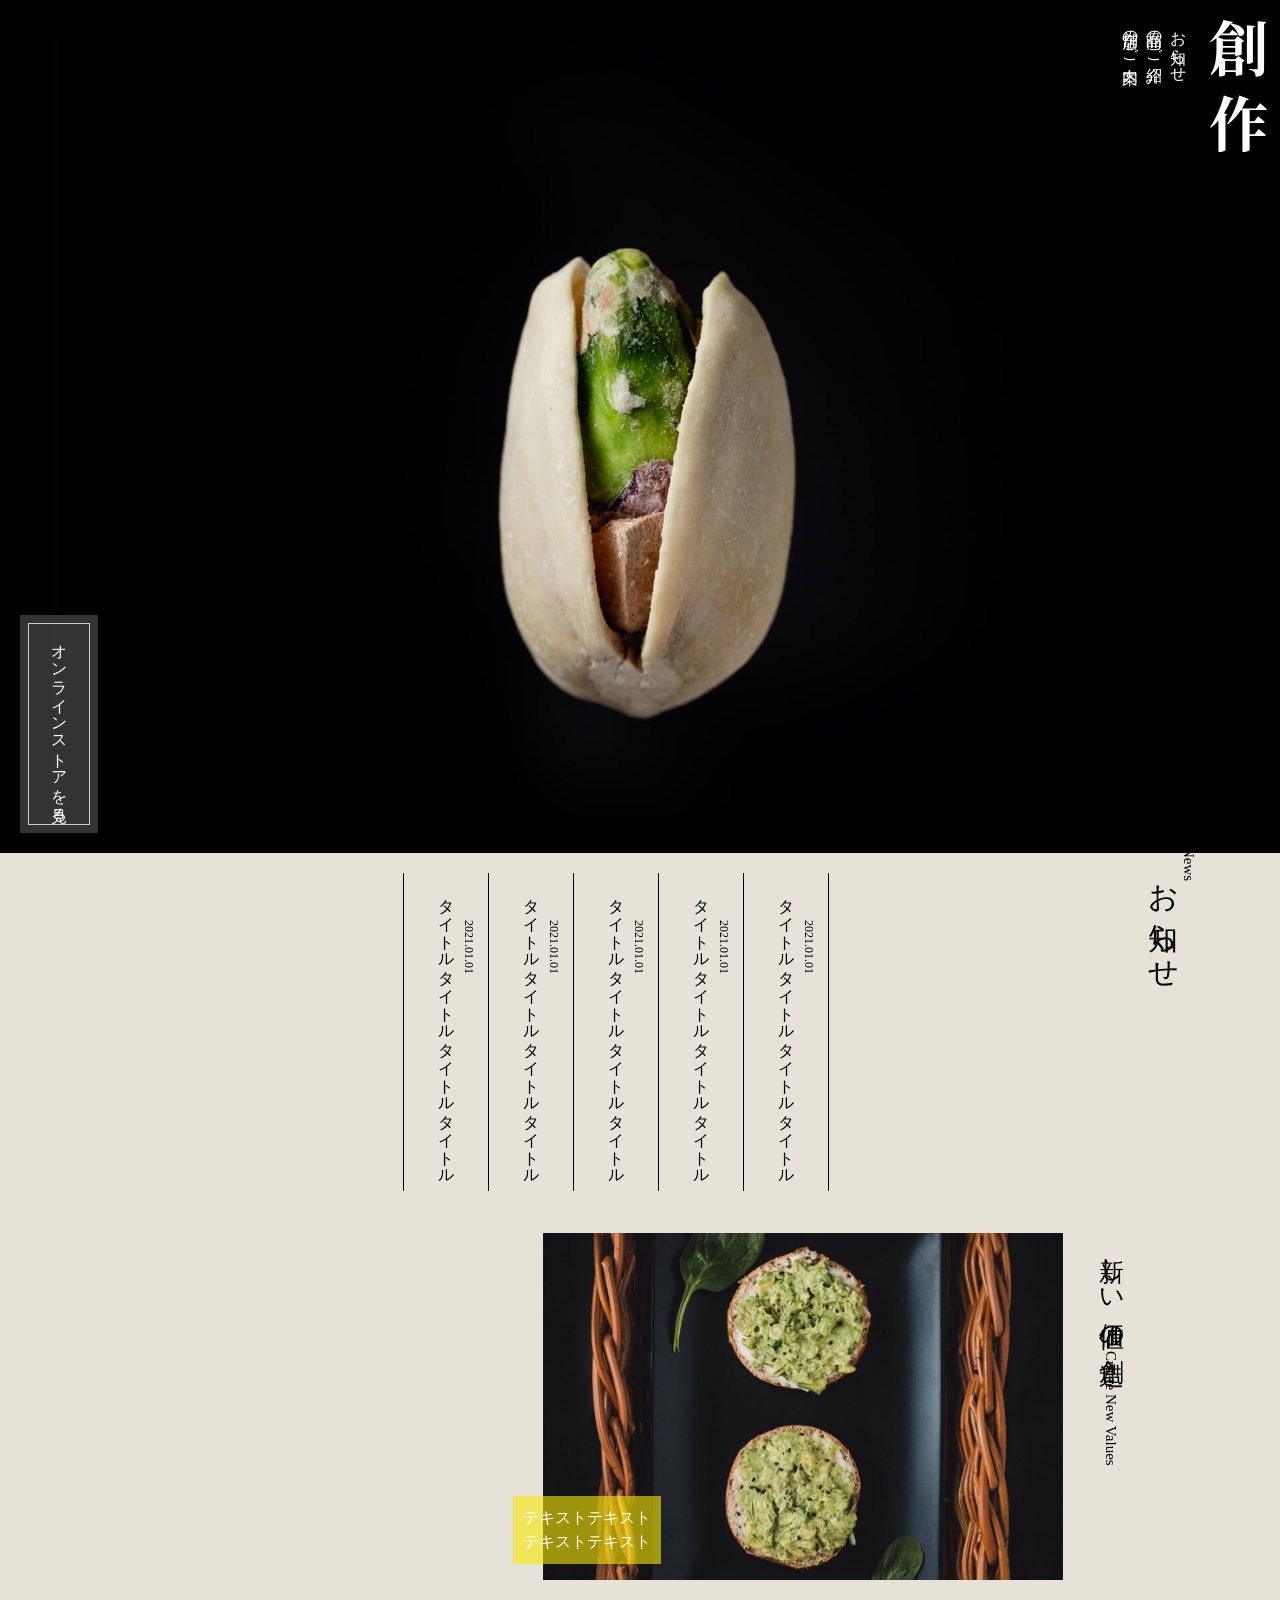
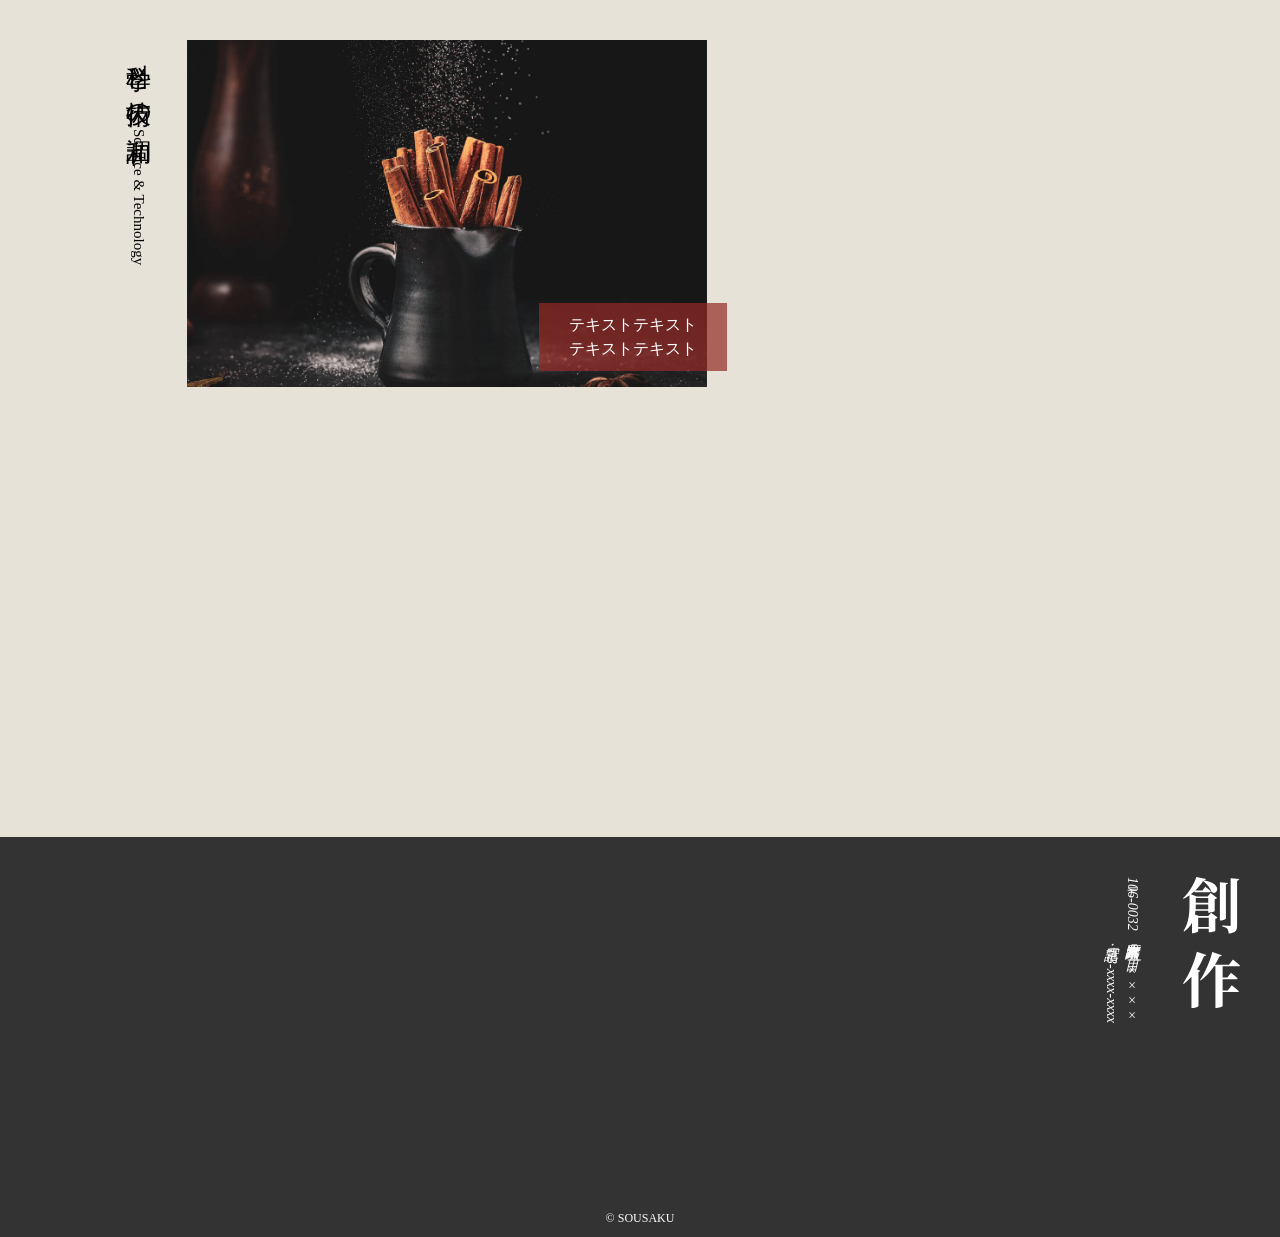
<file: index.html>
<!DOCTYPE html>
<html lang="ja">
<head>
  <meta charset="UTF-8">
  <meta name="viewport" content="width=device-width, initial-scale=1.0">
  <title>創作</title>

  <link rel="stylesheet" href="https://rie-effort.github.io/engineer_practice3/style.css">
</head>
<body>
    <header id="header">
      <div class="header-img-wrapper">
  <img src="https://rie-effort.github.io/engineer_practice3/mainvisual-pc.jpg" alt="Main visual">
  <div class="onlinestore">
    <a href="#" target="_blank">オンラインストアを見る</a>
  </div>
</div>
  <div class="flex">
    <h1 class="container">
    <a href="#"><img src="https://rie-effort.github.io/engineer_practice3/logo.svg" alt="創作"></a>
  </h1>
  <nav id="nav">
    <ul>
    <li><a href="#news">お知らせ</a></li>
    <li><a href="#products">商品のご紹介</a></li>
    <li><a href="#stores">店舗のご案内</a></li>
  </ul>
  </nav>
</div>
</header>
<main>
  <section id="news">
    <h2 class="section-title">
      <span class="en">News</span>
      <span class="ja">お知らせ</span>
    </h2>
    <dl class="list">
      <div class="item">
      <dt>2021.01.01</dt>
      <dd>タイトルタイトルタイトルタイトル</dd>
    </div>
    <div class="item">
      <dt>2021.01.01</dt>
      <dd>タイトルタイトルタイトルタイトル</dd>
      </div>
      <div class="item">
      <dt>2021.01.01</dt>
      <dd>タイトルタイトルタイトルタイトル</dd>
    </div>
      <div class="item">
      <dt>2021.01.01</dt>
      <dd>タイトルタイトルタイトルタイトル</dd>
    </div>
      <div class="item">
      <dt>2021.01.01</dt>
      <dd>タイトルタイトルタイトルタイトル</dd>
    </div>
    </dl>
  </section>
  <section id="products1">
    <h2 class="section-title">
    <span class="ja">新しい価値の創造</span>
    <span class="en">Create New Values</span>
  </h2>
    <div class="img">
    <img src="https://rie-effort.github.io/engineer_practice3/products1.jpg" alt="products1">
    <div class="text-overlay">
    <p class="text">テキストテキスト<br>テキストテキスト</p>
  </div>
</div>
  </section>
  <section id="products2">
    <h2 class="section-title">
    <span class="ja">科学と技術の調和</span>
    <span class="en">Science & Technology</span>
    </h2>
    <div class="img">
      <img src="https://rie-effort.github.io/engineer_practice3/products2.jpg" alt="products2">
      <p class="text">テキストテキスト<br>テキストテキスト</p>
  </div>
  </section>
  <div id="map">
    <iframe src="https://www.google.com/maps/embed?pb=!1m18!1m12!1m3!1d3241.6831613967106!2d139.73286700102722!3d35.66017708010212!2m3!1f0!2f0!3f0!3m2!1i1024!2i768!4f13.1!3m3!1m2!1s0x60188b9c2ef8e6c3%3A0xff8de5eeddcd1e17!2z44CSMTA2LTAwMzIg5p2x5Lqs6YO95riv5Yy65YWt5pys5pyo77yV5LiB55uu!5e0!3m2!1sja!2sjp!4v1622980739129!5m2!1sja!2sjp" width="600" height="450" style="border:0;" allowfullscreen="" loading="lazy"></iframe>
  </div>
</main>
<footer id="footer">
  <div class="flex">
      <div class="footer-logo">
        <a href="/"><img src="https://rie-effort.github.io/engineer_practice3/logo.svg" alt="SOUSAKU ロゴ"></a>
      </div>
      <address class="info">
        〒106-0032 東京都港区六本木５丁目×××××<br>
        電話：<a href="tel:03-xxxx-xxxx">03-xxxx-xxxx</a>
      </address>
  </div>
</div>
  <p class="copyright">&copy; SOUSAKU</p>
</footer>

</body>
</html>
</file>
